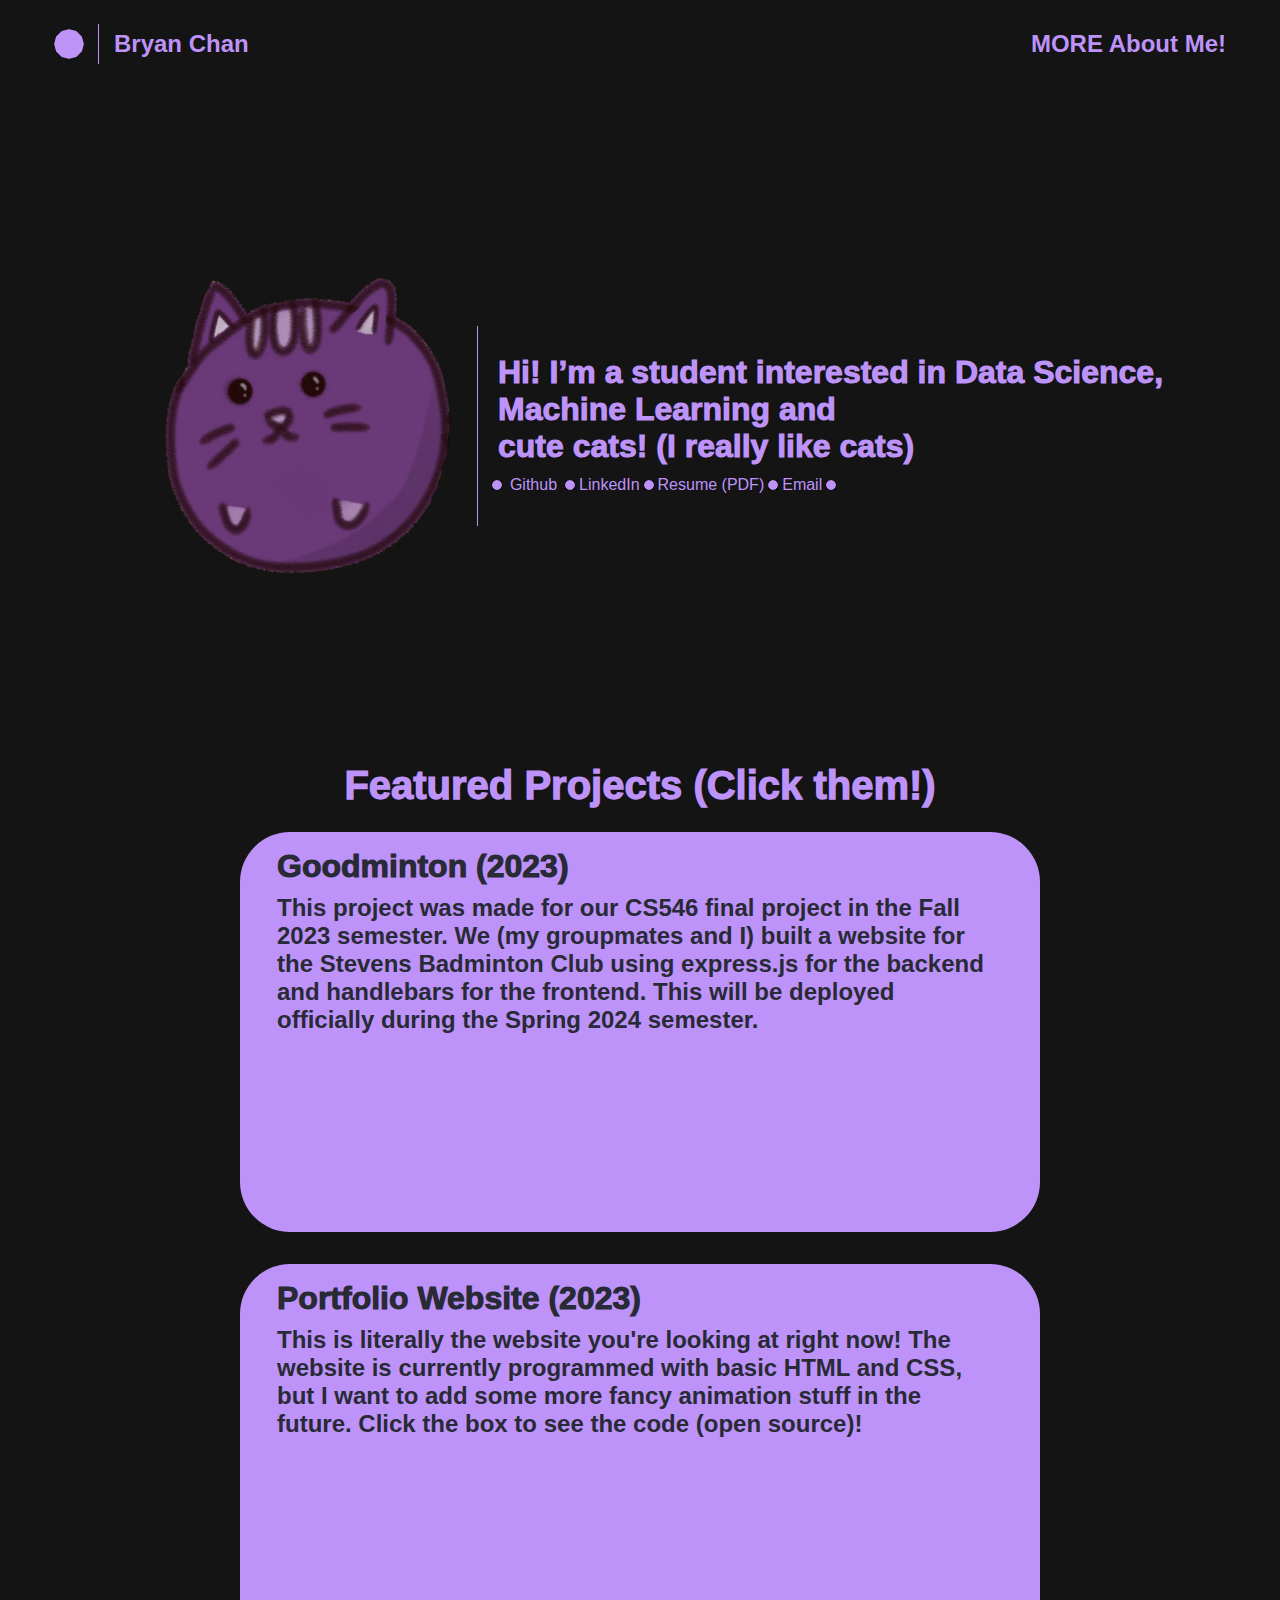
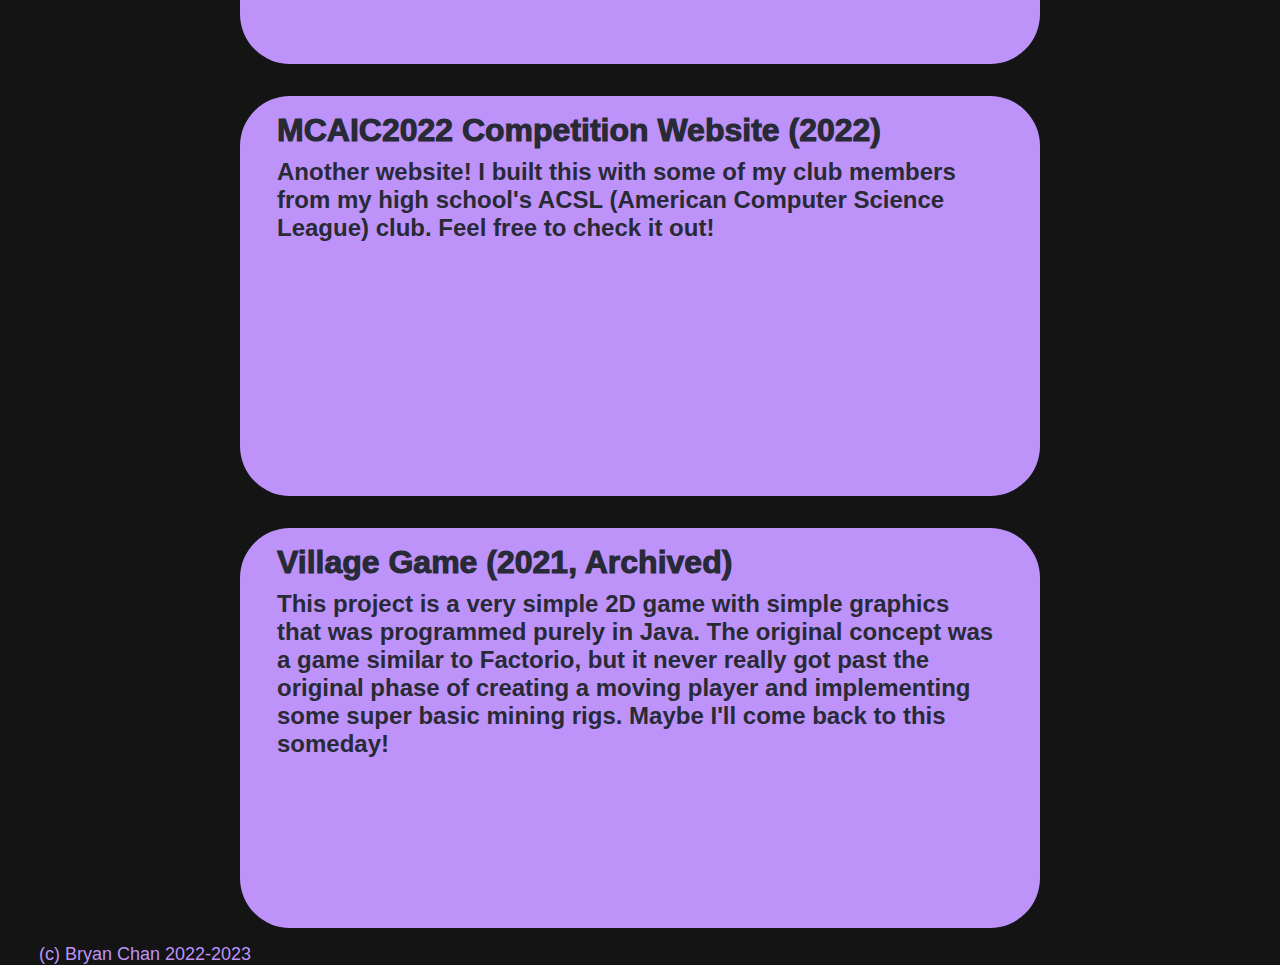
<file: index.html>
<!DOCTYPE html>

<html lang="en">

<head>
    <meta charset="utf-8">
    <meta name="viewport" content="width=device-width" />

    <link rel="stylesheet" href="https://cdn.jsdelivr.net/npm/bootstrap@4.3.1/dist/css/bootstrap.min.css"
        integrity="sha384-ggOyR0iXCbMQv3Xipma34MD+dH/1fQ784/j6cY/iJTQUOhcWr7x9JvoRxT2MZw1T" crossorigin="anonymous">

    <script src="https://ajax.googleapis.com/ajax/libs/jquery/3.5.1/jquery.min.js"></script>

    <link rel="stylesheet" href="style.css">
    <script type="text/javascript" src="https://code.jquery.com/jquery-3.6.0.js"></script>


    <link rel="icon" type="image/x-icon" href="images/favicon.ico">

    <title>Bryan Chan</title>

</head>

<body>
    <div class="container-fluid">
        <nav class="navbar navbar-default p-4">
            <div class="col-5 align-items-center">
                <img class="polygon" alt="Polygon" src="images/polygon-1.png" />
                <img class="small-vertical-line" alt="Small vertical line" src="images/small-vertical-line.png" />
                <a href="/">
                    <div class="bryan-chan">Bryan Chan</div>
                </a>
            </div>

            <div class="col-5 d-flex rightnav">
                <div class="about navtext"><a href="about.html">MORE About Me!</a></div>
            </div>

        </nav>


        <div class="title-container d-flex justify-content-center align-items-center">
            <div class="h-50 d-flex justify-content-center align-items-center fancyborder">
                <img class="profile" alt="Profile" src="images/profile.png" />
                <img class="bigdivider" alt="Big VERTICAL LINE" src="images/big-vertical-line.png" />

                <div>
                    <h1 class="BIG-summary-text">
                        Hi! I’m a student interested in Data Science,
                        <br />
                        Machine Learning and
                        <br />
                        cute cats! (I really like cats)
                    </h1>

                    <div class="links d-flex w-75 d-block align-items-center">
                        <img class="link-polygon mx-1" src="images/polygon-2.png">
                        <div class="github mx-1"><a href="https://github.com/brrryry" rel="noopener noreferrer"
                                target="_blank">Github</a></div>
                        <img class="link-polygon mx-1" src="images/polygon-2.png">
                        <div class="linkedin"><a href="https://www.linkedin.com/in/bryan-chan-185a4b210/"
                                rel="noopener noreferrer" target="_blank">LinkedIn</a></div>
                        <img class="link-polygon mx-1" src="images/polygon-2.png">
                        <div class="resume"><a href="files/resume.pdf" rel="noopener noreferrer" target="_blank">Resume
                                (PDF)</a></div>
                        <img class="link-polygon mx-1" src="images/polygon-2.png">
                        <div class="email"><a href="mailto:bchan4@stevens.edu" rel="noopener noreferrer"
                                target="_blank">Email</a></div>
                        <img class="link-polygon mx-1" src="images/polygon-2.png">
                    </div>
                </div>
            </div>
        </div>


        <div id="featuredprojects" class="container-fluid featured-projects align-items-center justify-content-center">
            <h1 class="titleText">Featured Projects (Click them!)</h1>
            <div class="d-flex row justify-content-center align-items-center">
                <a href="https://github.com/JasonQiu21/goodminton" target="_blank" class="m-3 mx-3 d-flex">
                    <div class="projectbox">
                        <div class="projecttitle">Goodminton (2023)</div>
                        <p>
                            This project was made for our CS546 final project in the Fall 2023 semester.
                            We (my groupmates and I) built a website for the Stevens Badminton Club using express.js for
                            the backend and
                            handlebars for the frontend.
                            This will be deployed officially during the Spring 2024 semester.
                        </p>
                    </div>
                </a>
                <a href="https://github.com/brrryry/PortfolioHTML" target="_blank" class="m-3 mx-3 d-flex">
                    <div class="projectbox">
                        <div class="projecttitle">Portfolio Website (2023)</div>
                        <p>
                            This is literally the website you're looking at right now!
                            The website is currently programmed with basic HTML and CSS, but I want to add some
                            more fancy animation stuff in the future. Click the box to see the code (open source)!
                        </p>
                    </div>
                </a>
            </div>
            <div class="d-flex row justify-content-center align-items-center">
                <a href="https://mcaic2022.com/" target="_blank" class="m-3 mx-3 d-flex">
                    <div class="projectbox">
                        <div class="projecttitle">MCAIC2022 Competition Website (2022)</div>
                        <p>
                            Another website! I built this with some of my club members from my high school's
                            ACSL (American Computer Science League) club. Feel free to check it out!
                        </p>
                    </div>
                </a>
                <a href="https://github.com/brrryry/Village-Game" target="_blank" class="m-3 mx-3 d-flex">
                    <div class="projectbox">
                        <div class="projecttitle">Village Game (2021, Archived)</div>
                        <p>
                            This project is a very simple 2D game with simple graphics that was programmed purely in
                            Java.
                            The original concept was a game similar to Factorio, but it never really got past the
                            original
                            phase of creating a moving player and implementing some super basic mining rigs. Maybe I'll
                            come back to this someday!
                        </p>
                    </div>
                </a>

            </div>
        </div>

        <div class="d-flex footer px-4">
            (c) Bryan Chan 2022-2023
        </div>

    </div>

</body>

</html>
</file>
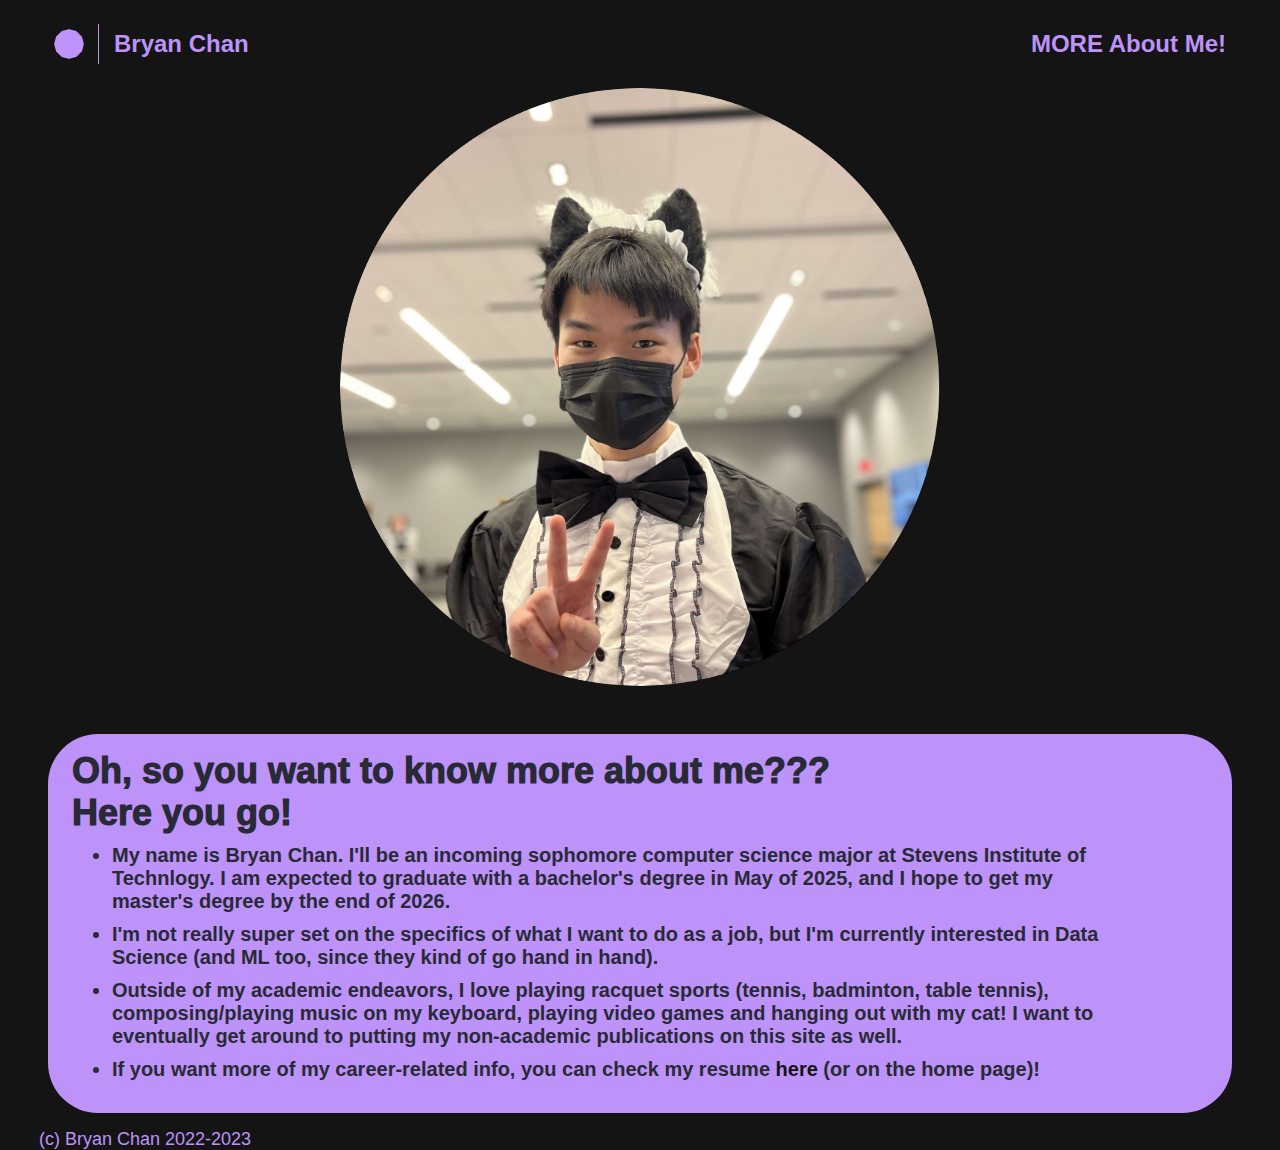
<file: about.html>
<!DOCTYPE html>

<html lang="en">

<head>
    <meta charset="utf-8">
    <meta name="viewport" content="width=device-width"/>

    <link rel="stylesheet" href="https://cdn.jsdelivr.net/npm/bootstrap@4.3.1/dist/css/bootstrap.min.css"
        integrity="sha384-ggOyR0iXCbMQv3Xipma34MD+dH/1fQ784/j6cY/iJTQUOhcWr7x9JvoRxT2MZw1T" crossorigin="anonymous">

    <script src="https://ajax.googleapis.com/ajax/libs/jquery/3.5.1/jquery.min.js"></script>

    <link rel="stylesheet" href="style.css">
    <script type="text/javascript" src="https://code.jquery.com/jquery-3.6.0.js"></script>


    <link rel="icon" type="image/x-icon" href="images/favicon.ico">

    <title>A-About me- | Bryan Chan</title>

</head>

<body>
    <div class="container-fluid">
        <nav class="navbar navbar-default p-4">
            <div class="col-5 align-items-center">
                <img class="polygon" alt="Polygon" src="images/polygon-1.png" />
                <img class="small-vertical-line" alt="Small vertical line" src="images/small-vertical-line.png" />
                <a href="/"><div class="bryan-chan">Bryan Chan</div></a>
            </div>

            <div class="col-5 d-flex rightnav">
                <div class="about navtext"><a href="about.html">MORE About Me!</a></div>
            </div>

        </nav>

        <div class="about-container d-flex row align-items-center justify-content-center">
            <div class="aboutbox mt-5 m-3 mx-5 p-3 pl-4 justify-content-center align-items-center">
                <h1>Oh, so you want to know more about me???</br>Here you go!</h1>
                <ul>
                    <li>My name is Bryan Chan. I'll be an incoming sophomore computer science major at Stevens Institute of Technlogy. I am expected to graduate with a bachelor's degree in May of 2025, and I hope to get my master's degree by the end of 2026.</li>
                    <li>I'm not really super set on the specifics of what I want to do as a job, but I'm currently interested in Data Science (and ML too, since they kind of go hand in hand).</li>
                    <li>Outside of my academic endeavors, I love playing racquet sports (tennis, badminton, table tennis), composing/playing music on my keyboard, playing video games and hanging out with my cat! I want to eventually get around to putting my non-academic publications on this site as well.</li>
                    <li>If you want more of my career-related info, you can check my resume <a class = "secondarylinkcolor" href="files/resume.pdf" target="_blank">here</a> (or on the home page)!</li>
                </ul>
            </div>
            <div class="aboutmepicwrapper col justify-content-center"><img class="aboutmepic img-fluid" src="images/aboutmepic.png"></img></div>
        </div>
        <div class="d-flex footer px-4 align-self-baseline">
            (c) Bryan Chan 2022-2023
        </div>
    </div>
</body>
</file>
<file: style.css>
html,
body {
  scroll-behavior: smooth;
}

body {
  background-color: #141414;
  min-width: fit-content;
}


.container-fluid {
  min-height: 100vh;
}


/*Scrollbar*/
::-webkit-scrollbar {
  width: 0px;
}

::-webkit-scrollbar-track {
  -webkit-box-shadow: inset 0 0 6px rgba(189, 147, 249, 0.3);
  border-radius: 10px;
}

::-webkit-scrollbar-thumb {
  border-radius: 10px;
  -webkit-box-shadow: inset 0 0 6px rgba(189, 147, 249, 0.5);
}

/*Navbar*/
.rightnav {
  float: right;
  justify-content: right;
}

.navtext {
  color: #bd93f9;
  font-family: "Righteous-Regular", Helvetica;
  font-size: 24px;
  font-weight: 800;
  letter-spacing: 0;
  line-height: normal;
  position: relative;
  padding-left: 50px;
}

.small-vertical-line {
  height: 40px;
  object-fit: cover;
  position: relative;
  width: 1px;
  left: 10px;
}

.bryan-chan {
  color: #bd93f9;
  font-family: "Righteous-Regular", Helvetica;
  font-size: 24px;
  font-weight: 800;
  letter-spacing: 0;
  line-height: normal;
  position: absolute;
  width: 200px;
  left: 75px;
  bottom: 6.5px;
}

.polygon {
  height: 30px;
  position: relative;
  width: 30px;
}

/*General Containers and Sections*/

/*Title Section*/
.title-container {
  height: 75vh;
}

.profile {
  height: 300px;
  object-fit: cover;
  width: 300px;
  justify-self: auto;
  position: relative;
}

.bigdivider {
  height: 200px;
  object-fit: cover;
  position: relative;
  width: 1px;
  left: 20px;
}

.BIG-summary-text {
  color: #bd93f9;
  font-family: "Righteous-Regular", Helvetica;
  font-size: 32px;
  font-weight: 1000;
  letter-spacing: 0;
  line-height: normal;
  position: relative;
  left: 40px;
}

.titleText {
  color: #bd93f9;
  font-family: "Righteous-Regular", Helvetica;
  font-size: 40px;
  font-weight: 1000;
  letter-spacing: 0;
  line-height: normal;
  position: relative;
  text-align: center;
}

.links {
  position: relative;
  left: 4.5%;
}

a,
a:link,
a:visited,
a:focus,
a:active {
  text-decoration: none;
  color: #bd93f9;
}

a:hover {
  border-bottom: solid 1px #bd93f9;
}

.secondarylinkcolor {
  color: #141414 !important;
}

.secondarylinkcolor:hover {
  border-bottom: solid 1px #141414 !important;
}

.link-polygon {
  height: 10px;
  width: 10px;

}

.arrow-wrapper {
  height: 25vh;
}

.down-arrow {
  position: relative;
  width: 0;
  height: 50px;
  border: 3px solid #bd93f9;
  border-radius: 7.5px;
  animation: jumpInfinite 1.5s infinite;
}

.down-arrow:after {
  content: " ";
  position: absolute;
  top: 23.5px;
  left: -12.55px;
  width: 25px;
  height: 25px;
  border-bottom: 5px solid #bd93f9;
  border-right: 5px solid #bd93f9;
  border-radius: 5px;
  transform: rotateZ(45deg);
}

@keyframes jumpInfinite {
  0% {
    top: 0;
  }

  50% {
    top: 20px;
  }

  100% {
    top: 0;
  }
}

/*Featured Projects Section*/
.projectbox {
  background-color: #bd93f9;
  border-radius: 50px;
  height: 400px;
  width: 800px;
  transition: all .2s ease-in-out;
}

.projectbox:hover {
  transform: scale(1.1);
}

.projectbox p {
  color: #282a36;
  font-family: "Righteous-Regular", Helvetica;
  font-size: 24px;
  font-weight: 600;
  left: 37px;
  letter-spacing: 0;
  line-height: normal;
  position: relative;
  top: 25px;
  width: 90%;
}


.projecttitle {
  color: #282a36;
  font-family: "Righteous-Regular", Helvetica;
  font-size: 32px;
  font-weight: 1000;
  left: 37px;
  letter-spacing: 0px;
  line-height: normal;
  position: relative;
  top: 16px;

}


/*About Me Page*/
.about-container {
  min-height: 75vh;
}

.aboutbox {
  background-color: #bd93f9;
  border-radius: 50px;
  width: 100%;
  order: 2;
}

.aboutbox li {
  color: #282a36;
  font-family: "Righteous-Regular", Helvetica;
  font-size: 20px;
  font-weight: 600;
  letter-spacing: 0;
  line-height: normal;
  position: relative;
  width: 90%;
  margin-top: 10px;
}

.aboutbox h1 {
  color: #282a36;
  font-family: "Righteous-Regular", Helvetica;
  font-size: 36px;
  font-weight: 1000;
  letter-spacing: 0px;
  line-height: normal;
  position: relative;

}

.aboutmepic {
  border-radius: 300px;
  max-width: 600px;
  max-height: 600px;
}

.aboutmepicwrapper {
  order: -1;
  display: flex;
}

@media screen and (min-width: 1743px) {
  .aboutmepicwrapper {
    order: 13;
    display: flex;
  }

  .aboutbox {
    width: 50%;
  }
}

/*Footer*/

.footer {
  color: #bd93f9;
  font-family: "Righteous-Regular", Helvetica;
  font-size: 18px;
  font-weight: 400;
  letter-spacing: 0;
  line-height: normal;
  position: relative;
  bottom: 0px;
}
</file>
